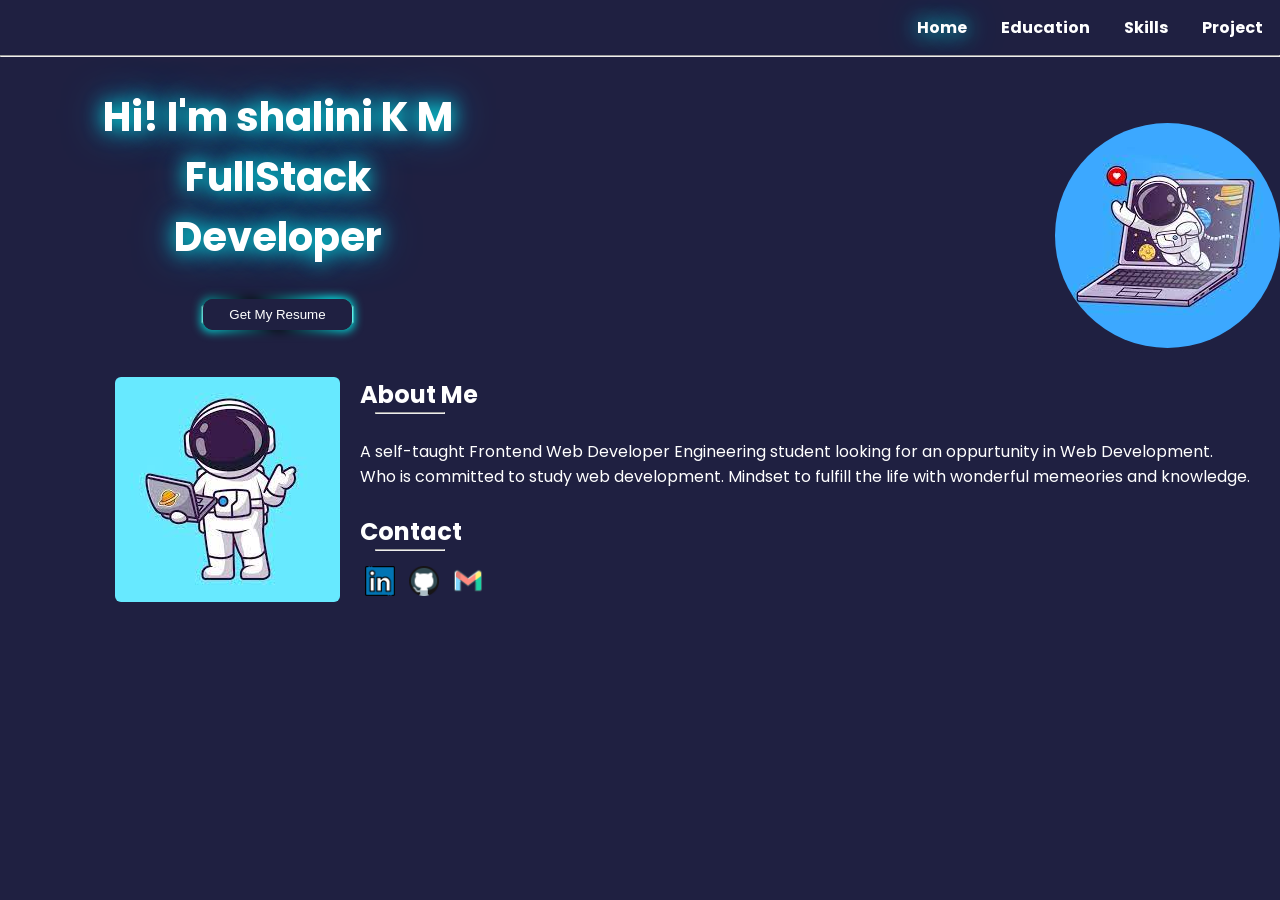
<file: index.html>
<!DOCTYPE html>
<html lang="en">
<head>
    <meta name="viewport" content="width=device-width, initial-scale=1.0">
    <title>PortFolio</title>
    <link rel="stylesheet" href="style.css">
    <link rel="icon" href="portfolio.png">
    <link rel="stylesheet" type="text/css" href="https://fonts.googleapis.com/css?family=Poppins" />
    <title>Home</title>
</head>
<body style="background-color: #1F2041;">
   <ul>
    <strong>
    <li><a href="project.html">Project</a></li>
    <li><a href="newskills.htm">Skills</a></li>
    <li><a href="education.html">Education</a></li>
    <li><a style="text-shadow: 0 0 20px #00fffb,0 0 40px #0081bc;"href="index.html">Home</a></li>
</strong>   </ul>
   <hr style="margin: 0px; width: 100%;">
    <div class="container">
    <div class="text">
    <h1 class="text0">Hi! I'm shalini K M<br>
    FullStack Developer</h1>
    <!-- <a href="resume.pdf" download="resume"><button class="download" >Download Resume</button></a> -->
    <br>
    <button><a class="button-85" style="text-decoration: none;" href="resume-sha.pdf">Get My Resume</a></button>
</div>

    <div class="image">
    <img src="frontimg.jpg" style="border-radius: 50%;">
</div>
</div>
<div class="me">
    <div class="img2">
    <img src="abtme.jpg" style="border-radius: 6px;">
</div>
<div class="text2">
<h2>About Me</h2>
<hr style="width: 70px; margin-left: 15px;">
<br>
<p>A self-taught Frontend Web Developer Engineering student looking for an oppurtunity in Web Development. <br>Who is committed to study web development. Mindset to fulfill the life with wonderful memeories and knowledge.</p>
<br>
<h2>Contact</h2>
<hr style="width: 70px; margin-left: 15px;">
<a href="www.linkedin.com/in/shalini--km"><img src="linkedin.png" height="30px" width="30px" class="con"></a>
<a href="https://github.com/shalini-km"><img src="github.png" height="30px" width="30px" class="con"></a>
<a href="mailto:kmshalini710@gmail.com"><img src="email.png" height="30px" width="30px" class="con"></a>
</div>
</div>
</body>
</html>
</file>
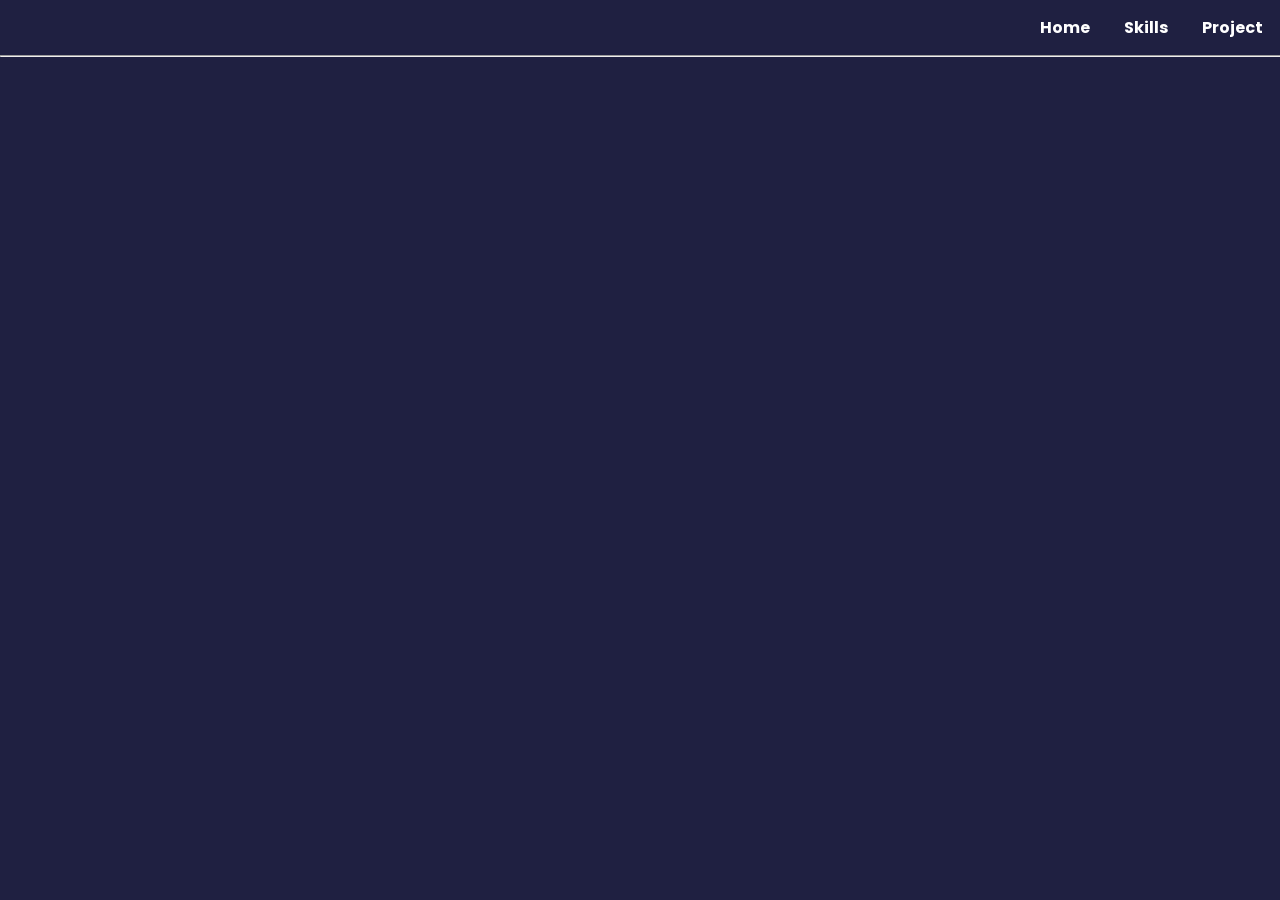
<file: certifications.html>
<!DOCTYPE html>
<html lang="en">
<head>
    <link rel="stylesheet" href="style.css">
    <link rel="icon" href="portfolio.png">
    <link rel="stylesheet" type="text/css" href="https://fonts.googleapis.com/css?family=Poppins" />
    <title>Certifications</title>
</head>
<body style="background-color: #1f2041;">
    <ul>
        <strong>
        <li><a href="project.html">Project</a></li>
        <li><a href="newskills.htm">Skills</a></li>
        <li><a href="index.html">Home</a></li>
    </strong>   </ul>
       <hr style="margin: 0px; width: 1365px;">
</body>
</html>
</file>
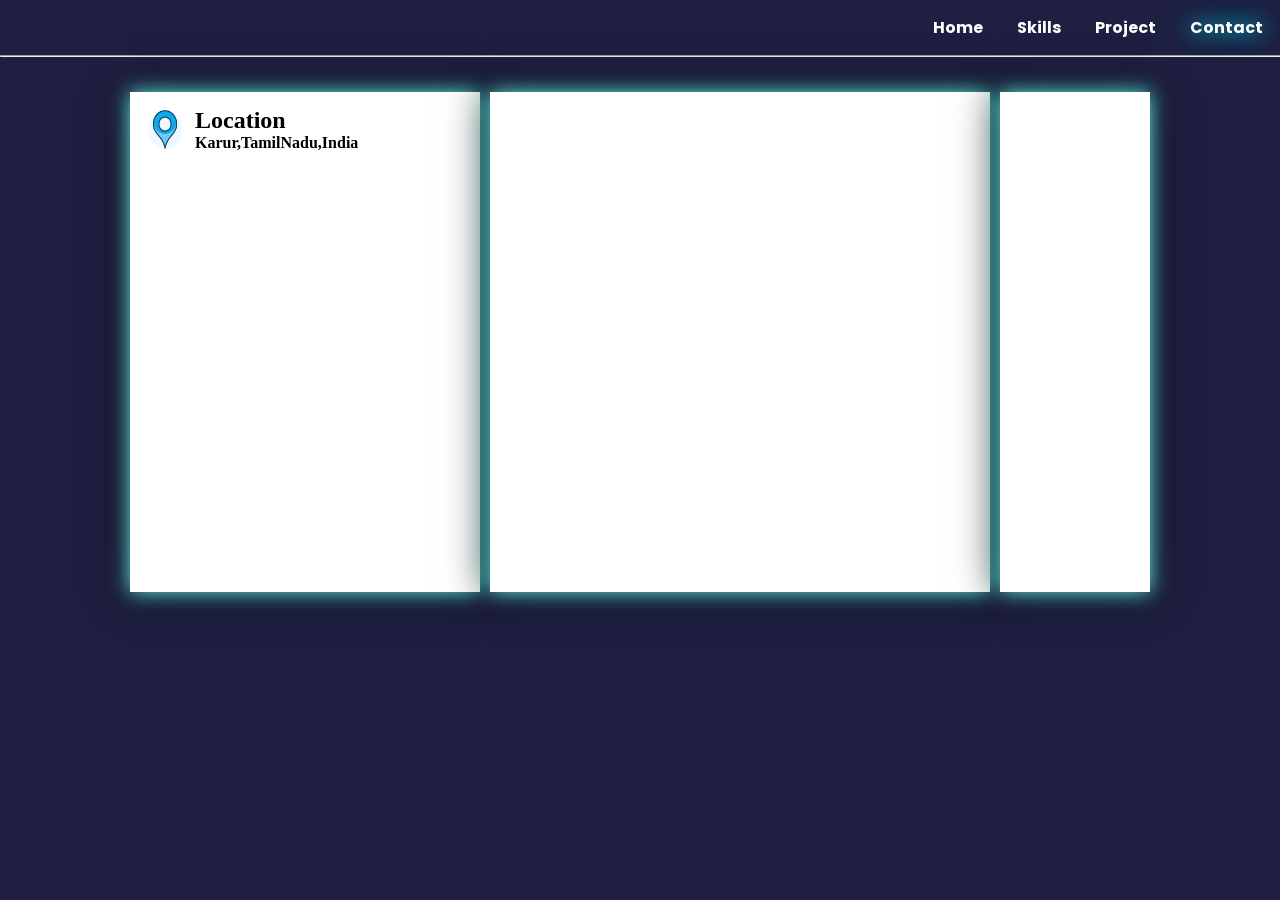
<file: contact.html>
<!DOCTYPE html>
<html lang="en">
<head>
    <link rel="stylesheet" href="style.css">
    <link rel="icon" href="portfolio.png">
    <link rel="stylesheet" type="text/css" href="https://fonts.googleapis.com/css?family=Poppins" />
    <title>Contact</title>
</head>
<body style="background-color: #1f2041;">
    <ul>
        <strong>
        <li><a style="text-shadow: 0 0 20px #00fffb,0 0 40px #0081bc;" href="contact.html">Contact</a></li>
        <li><a href="project.html">Project</a></li>
        <li><a href="newskills.htm">Skills</a></li>
        <li><a href="index.html">Home</a></li>
    </strong>   </ul>
    <hr style="margin: 0px; width: 1365px;">
        <div class="home_whole">
            <div class="contactInfo">
        <div class="loc">
            <div class="loca">
            <img style="float: left;border:white solid;width: 40px;height: 45px; border-radius: 50%; background-color: aliceblue;" width="15px" height="15px" src="location.png"/>
            <div style="margin:0px 0px 0px 50px;">
            <p><h2 >Location</h2>
            <h4 >Karur,TamilNadu,India</h4></p>
            </div>
            </div>
        </div>
        <div class="form"></div>
        <div class="links"></div>
    </div>
</body>
</html>
</file>
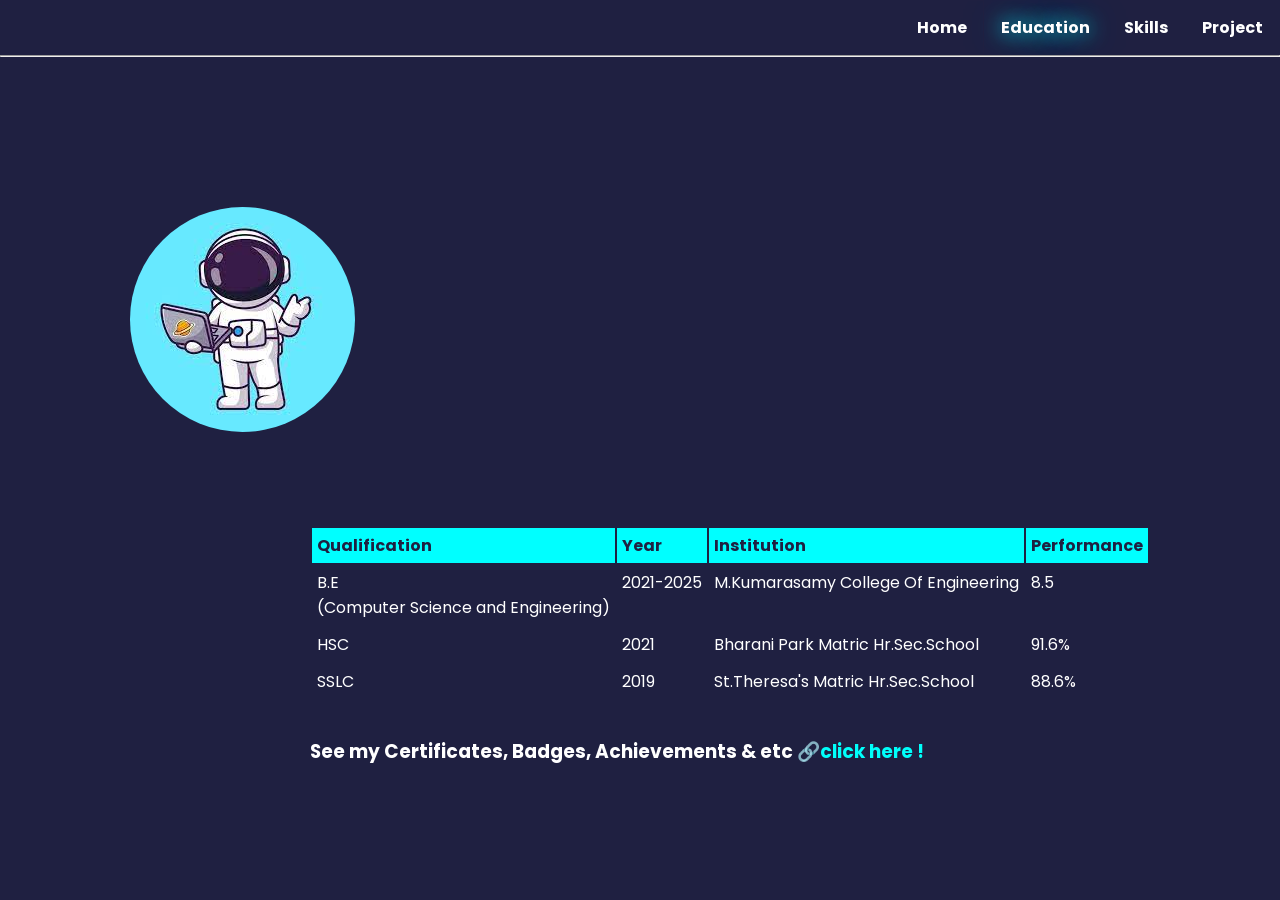
<file: education.html>
<!DOCTYPE html>
<html lang="en">
<head>
    <meta name="viewport" content="width=device-width, initial-scale=1.0">
    <link rel="stylesheet" href="style.css">
    <link rel="icon" href="portfolio.png">
    <link rel="stylesheet" type="text/css" href="https://fonts.googleapis.com/css?family=Poppins" />
    <title>Education</title>
</head>
<body style="background-color: #1f2041;">
    <ul>
        <strong>
        <li><a href="project.html">Project</a></li>
        <li><a href="newskills.htm">Skills</a></li>
        <li><a style="text-shadow: 0 0 20px #00fffb,0 0 40px #0081bc;" href="education.html">Education</a></li>
        <li><a href="index.html">Home</a></li>
    </strong>
       </ul>
       <hr style="margin: 0px;">
       <div class="edu">
        <div class="eduimg">
            <img src="eduimg.jpg" style="border-radius: 50%;">
        </div>
        <div class="table">
    <table>
        <tr>
            <th>Qualification</th>
            <th>Year</th>
            <th>Institution</th>
            <th>Performance</th>
        </tr>
        <tr>
            <td>B.E <br> (Computer Science and Engineering)</td>
            <td>2021-2025</td>
            <td>M.Kumarasamy College Of Engineering</td>
            <td>8.5</td>
        </tr>
        <tr>
            <td>HSC</td>
            <td>2021</td>
            <td>Bharani Park Matric Hr.Sec.School</td>
            <td>91.6%</td>
        </tr>
        <tr>
            <td>SSLC</td>
            <td>2019</td>
            <td>St.Theresa's Matric Hr.Sec.School</td>
            <td>88.6%</td>
        </tr>
    </table>
    <br><br>
    <h3>See my Certificates, Badges, Achievements & etc   <span><a class="achie" href="https://drive.google.com/drive/folders/1stLSBmCvTX8Dxxc343Dk8RWXqQoKJf6F?usp=drive_link">🔗click here !</a></span></h3>
</div>
</div>
</body>
</html>
</file>
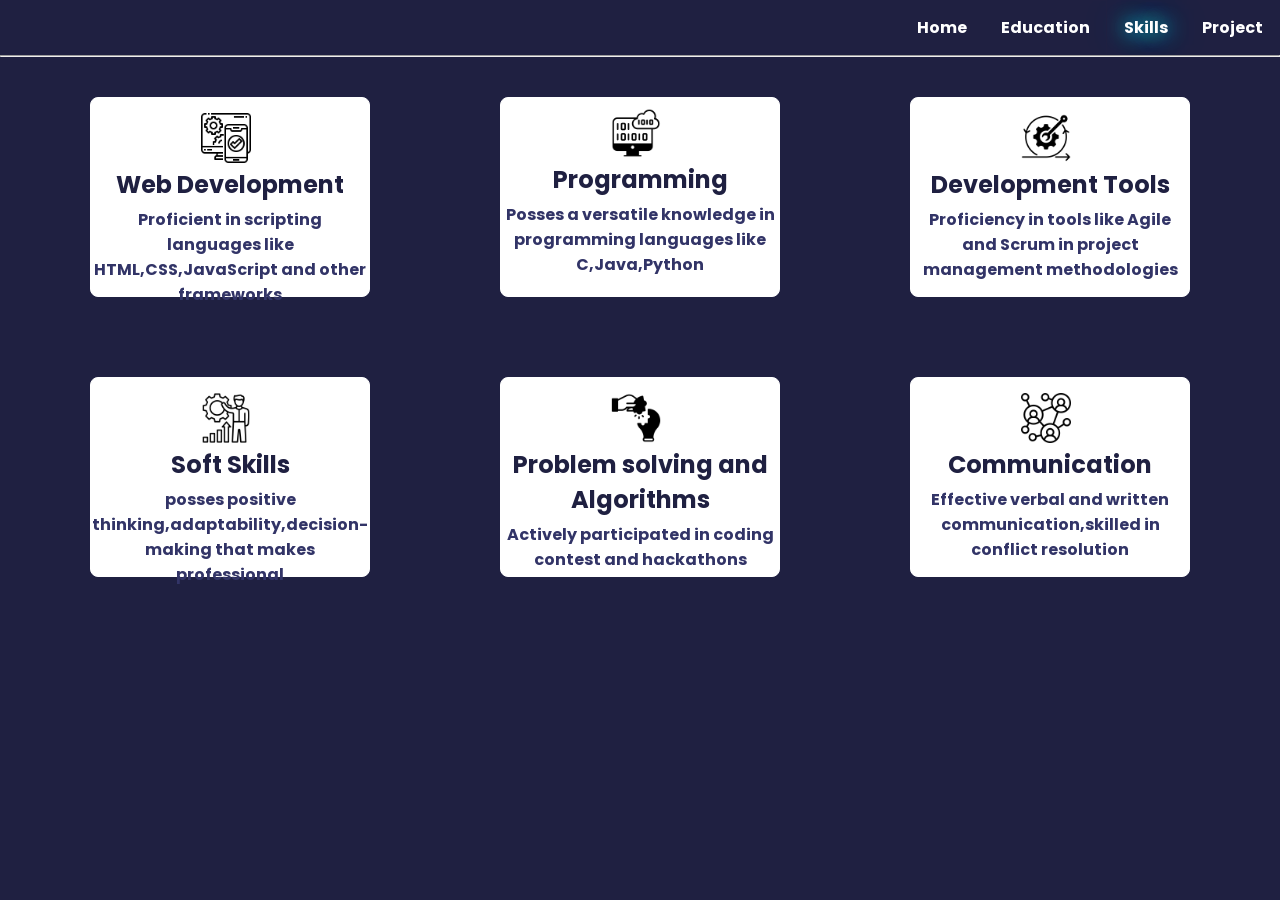
<file: newskills.htm>
<!DOCTYPE html>
<html lang="en">
<head>
    <title>New Skills</title>
    <meta name="viewport" content="width=device-width, initial-scale=1.0">
    <link rel="stylesheet" href="style.css">
    <link rel="stylesheet" type="text/css" href="https://fonts.googleapis.com/css?family=Poppins" />
    <link rel="icon" href="portfolio.png">
</head>
<body style="background-color: #1f2041;">
    <ul>
        <strong>
        <li><a href="project.html">Project</a></li>
        <li><a style="text-shadow: 0 0 20px #00fffb,0 0 40px #0081bc;" href="newskills.htm">Skills</a></li>
        <li><a href="education.html">Education</a></li>
        <li><a href="index.html">Home</a></li>
    </strong>   </ul>
    <hr style="margin: 0px;">
    <div class="cardcontainer">
    <div class="card1">
        <img class="cardimg" src="web_dev.png">
        <h2 class="heading">Web Development</h2>
        <h3 class="description">
            Proficient in scripting languages like HTML,CSS,JavaScript and other frameworks</h3>
    </div>
    <div class="card1">
        <img class="cardimg" src="programming-language.png" height="60px" width="60px" style="margin-top: 10px;">
        <h2 class="heading">Programming</h2>
        <h3 class="description">
            Posses a versatile knowledge in programming languages like C,Java,Python </h3>
    </div>
    <div class="card1">
        <img class="cardimg" src="dev.png">
        <h2 class="heading">Development Tools</h2>
        <h3 class="description">
            Proficiency in tools like Agile and Scrum in project management methodologies</h3>
    </div>
   </div> 
   <div class="cardcontainer">
    <div class="card1">
        <img class="cardimg" src="softskills.png">
         <h2 class="heading">Soft Skills</h2>
        <h3 class="description">
            posses positive thinking,adaptability,decision-making that makes professional</h3>
        </div>
    <div class="card1">
        <img class="cardimg" src="problem-solving.png">
         <h2 class="heading">Problem solving and Algorithms</h2>
        <h3 class="description">Actively participated in coding contest and hackathons</h3></div>
    <div class="card1">
        <img class="cardimg" src="communication.png"> 
         <h2 class="heading">Communication</h2>
        <h3 class="description"> Effective verbal and written communication,skilled in conflict resolution</h3></div>
   </div> 
</div>
</body>
</html>
</file>
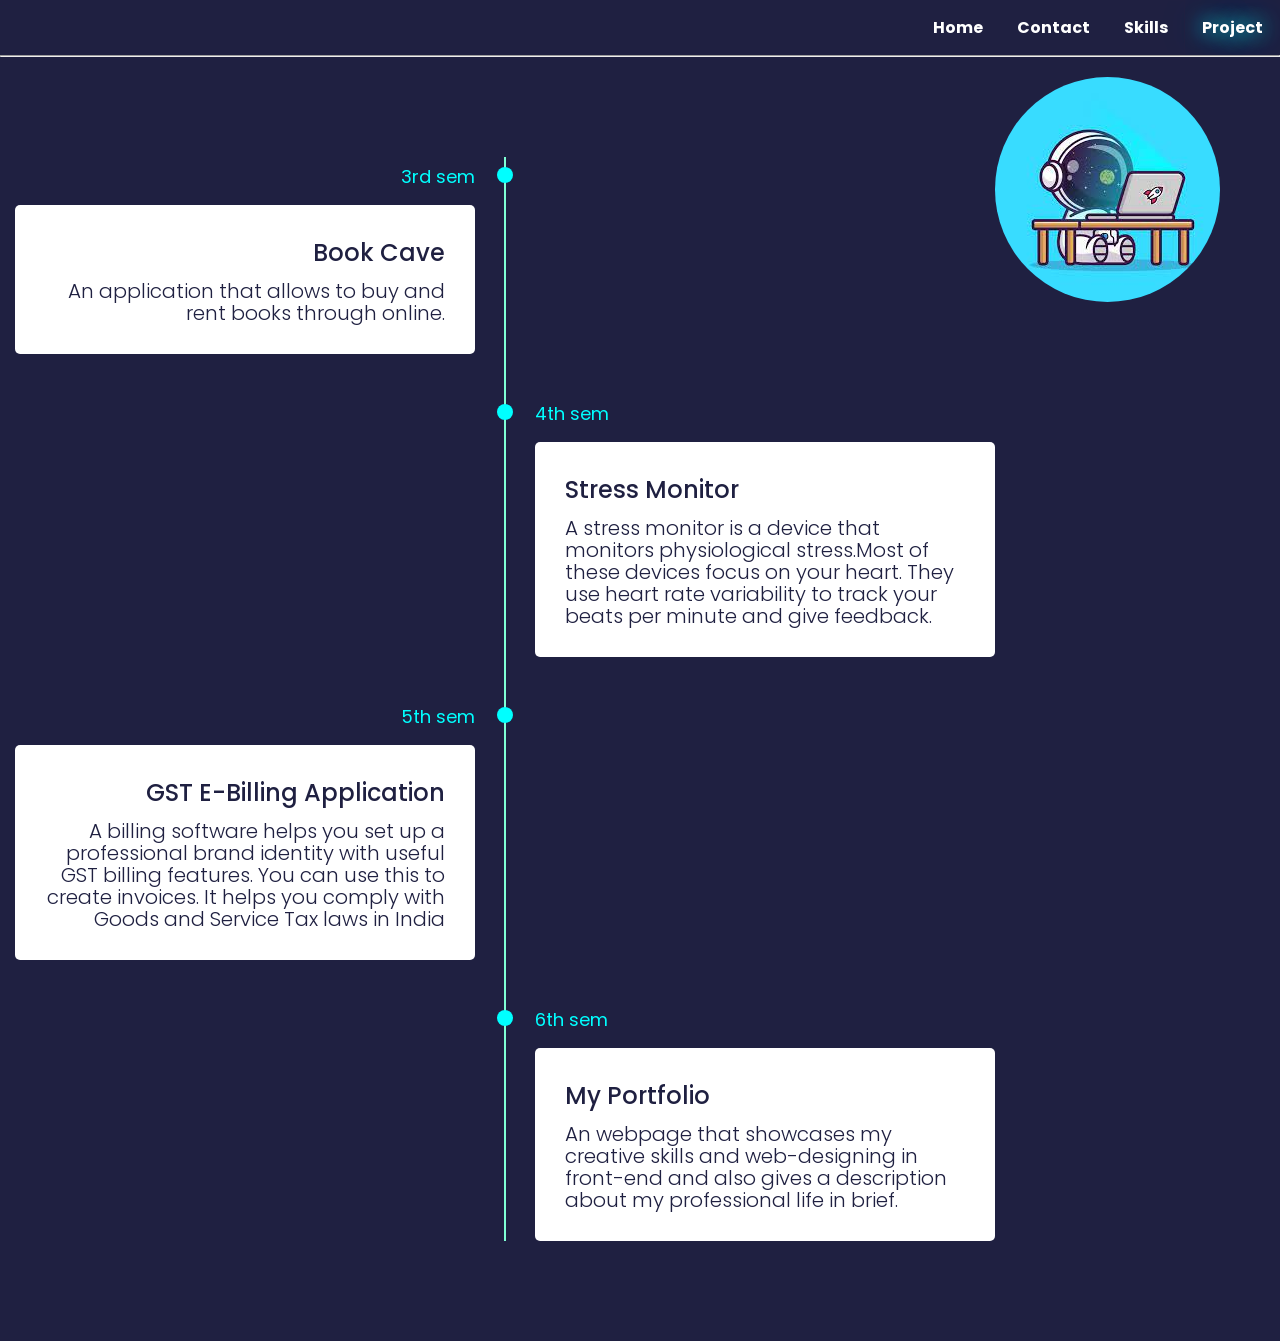
<file: project.html>
<!DOCTYPE html>
<html lang="en">
<head>
  <title>Project</title>
  <meta name="viewport" content="width=device-width, initial-scale=1">
  <link rel="stylesheet" type="text/css" href="timelinestyle.css">
  <link rel="stylesheet" href="style.css">
  <link rel="icon" href="portfolio.png">
  <link rel="stylesheet" type="text/css" href="https://fonts.googleapis.com/css?family=Poppins" />
</head>
<body style="background-color: #1f2041;">
    <ul>
        <strong>
        <li><a style="text-shadow: 0 0 20px #00fffb,0 0 40px #0081bc;" href="project.html">Project</a></li>
        <li><a href="newskills.htm">Skills</a></li>
		<li><a href="contact.html">Contact</a></li>
        <li><a href="index.html">Home</a></li>
    </strong>
       </ul>
       <hr style="margin: 0px;">
       <div class="proimg">
        <img src="pro.jpg" style="border-radius: 50%;">
       </div>
<section class="timeline-section">
	<div class="timeline-items">
		<div class="timeline-item">
			<div class="timeline-dot"></div>
			<div class="timeline-date">3rd sem</div>
			<div class="timeline-content">
				<h3>Book Cave</h3>
				<p>An application that allows to buy and rent books through online. </p>
			</div>
		</div>
		<div class="timeline-item">
			<div class="timeline-dot"></div>
			<div class="timeline-date">4th sem</div>
			<div class="timeline-content">
				<h3>Stress Monitor</h3>
				<p>A stress monitor is a device that monitors physiological stress.Most of these devices focus on your heart. They use heart rate variability to track your beats per minute and give feedback. </p>
			</div>
		</div>
		<div class="timeline-item">
			<div class="timeline-dot"></div>
			<div class="timeline-date">5th sem</div>
			<div class="timeline-content">
				<h3>GST E-billing Application</h3>
				<p>A billing software helps you set up a professional brand identity with useful GST billing features. You can use this to create invoices. It helps you comply with Goods and Service Tax laws in India</p>
			</div>
		</div>
		<div class="timeline-item">
			<div class="timeline-dot"></div>
			<div class="timeline-date">6th sem</div>
			<div class="timeline-content">
				<h3>My Portfolio</h3>
				<p>An webpage that showcases my creative skills and web-designing in front-end and also gives a description about my professional life in brief.</p>
			</div>
		</div>
	</div>
</section>
</body>
</html>
</file>
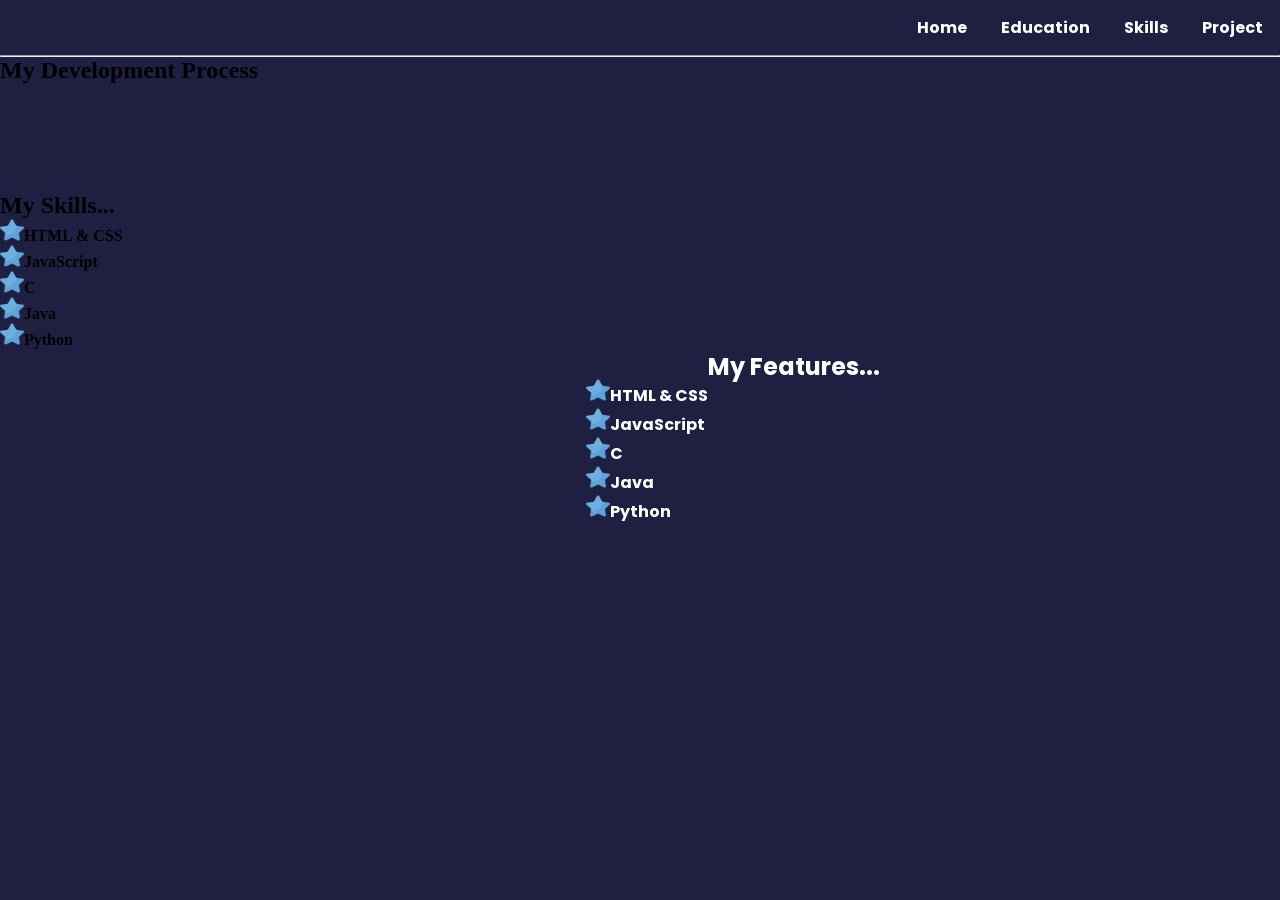
<file: skills.html>
<!DOCTYPE html>
<html lang="en">
<head>
    <title>Skills</title>
    <link rel="stylesheet" href="style.css">
    <link rel="icon" href="portfolio.png">
    <link rel="stylesheet" type="text/css" href="https://fonts.googleapis.com/css?family=Poppins" />
</head>
<body style="background-color: #1f2041;">
    <ul>
        <strong>
        <li><a href="project.html">Project</a></li>
        <li><a  href="skills.html">Skills</a></li>
        <li><a href="education.html">Education</a></li>
        <li><a href="index.html">Home</a></li>
    </strong>
       </ul>
       <hr style="margin: 0px;">
       <h2 class="head">My Development Process</h2>
       <div class="allrounds">
        <div class="round" style="color: #1f2041;"><h2 class="roundtext">Concept</h2></div>
        <div class="round" style="color: #1f2041;"><h2 class="roundtext">Design</h2></div>
        <div class="round" style="color: #1f2041;"><h2 class="roundtext">Coding</h2></div>
        <div class="round" style="color: #1f2041;"><h2 class="roundtext">Launch</h2></div>
    </div>
    <div class="skifea">
        <div class="ski">
    <h2>My Skills...</h2>
</div>
<div>
<div class="skills">
    <h4><img class="star" src="star.png" height="22px" width="24px">HTML & CSS</h4>
    <h4><img class="star" src="star.png" height="22px" width="24px">JavaScript</h4>
    <h4><img class="star" src="star.png" height="22px" width="24px">C</h4>
    <h4><img class="star" src="star.png" height="22px" width="24px">Java</h4>
    <h4><img class="star" src="star.png" height="22px" width="24px">Python</h4>
</div>
<div class="fea">
    <h2>My Features...</h2>
</div>
<div class="feature">
    <h4><img class="star" src="star.png" height="22px" width="24px">HTML & CSS</h4>
    <h4><img class="star" src="star.png" height="22px" width="24px">JavaScript</h4>
    <h4><img class="star" src="star.png" height="22px" width="24px">C</h4>
    <h4><img class="star" src="star.png" height="22px" width="24px">Java</h4>
    <h4><img class="star" src="star.png" height="22px" width="24px">Python</h4>
</div>
</div>
    </body>
</html>
</file>
<file: style.css>
*{
    margin: 0;
    padding: 0;
    box-sizing: border-box;
}

.container{
    display: flex;
    align-items: center;
    justify-content: center;
    padding-top: 5px;
}
.image{
    float: right;
    margin-top: 35px;
}
.text{
    float: right;
    text-align: center;
    margin: 50px;
    margin-top: 25px;
    margin-right: 600px;
    margin-left: 100px;
    color: white;
    font-family: 'Poppins', sans-serif;
    font-size: 20px

}
.me{
    margin-left: 100px;
}
.img2{
    /* float: left; */
    margin-left: 15px;
    display: inline;
}
.text2{
    float: right;
/* padding-bottom: 50px; */
    color: white;
    padding-right: 30px;
    font-size: medium;
    font-family:'Poppins', sans-serif;
}
.contact{
    padding-top: 5px;
    margin: 10px;
}
ul{
    list-style-type: none;
    margin: 0;
    padding: 0;
    overflow: hidden;
    
}
li{
    float: right;
    border: 1px solid #1f2041;
}
li a{
    display: block;
    color: white;
    text-align: center;
    padding: 14px 16px;
    text-decoration: none;
    font-family: 'Poppins', sans-serif;
}
li a:hover{
    text-shadow: 0 0 20px #00fffb,0 0 40px #0081bc;
    color:aqua;;
}
.achie{
    text-decoration: none;
    color: #00fffb;
}

/* CSS */
.button-85 {
  padding: 0.6em 2em;
  border: none;
  outline: none;
  color: rgb(255, 255, 255);
  background: #1f2041;
  cursor: pointer;
  position: relative;
  z-index: 0;
  border-radius: 10px;
  user-select: none;
  -webkit-user-select: none;
  touch-action: manipulation;
}

.button-85:before {
  content: "";
  background: linear-gradient(
    45deg,
    #00fffb,
    #080911,
    #00fffb,
    #111122,
    #00fffb,
    #191a34,
    #00fffb,
    #212245,
    aqua
  );
  position: absolute;
  top: -2px;
  left: -2px;
  background-size: 400%;
  z-index: -1;
  filter: blur(5px);
  -webkit-filter: blur(5px);
  width: calc(100% + 4px);
  height: calc(100% + 4px);
  animation: glowing-button-85 20s linear infinite;
  transition: opacity 0.3s ease-in-out;
  border-radius: 10px;
}

@keyframes glowing-button-85 {
  0% {
    background-position: 0 0;
  }
  50% {
    background-position: 400% 0;
  }
  100% {
    background-position: 0 0;
  }
}

.button-85:after {
  z-index: -1;
  content: "";
  position: absolute;
  width: 100%;
  height: 100%;
  background: #222;
  left: 0;
  top: 0;
  border-radius: 10px;
}
.text0{
    text-shadow: 0 0 20px #00fffb,0 0 40px #0081bc;
}
.viewa{
    text-decoration: none;
    color:deepskyblue;
}
button:hover{
    background-color: white;
    color: #1f2041;
}
.edu{
    margin-top: 100px;
    margin-left: 130px;
    margin-right: 130px;
}
.eduheading{
    font-family: 'Poppins', sans-serif;
    color: white;
}
.eduimg{
    margin-top: 50px;
    float: left;
    /* margin-top: 140px; */
}
h3{
    font-family: 'Poppins', sans-serif;
}
.con{
    margin-top: 15px;
    margin-left: 5px;
    margin-right: 5px;
}
.table{
    margin-top: 50px;
    float: right;
    color: white;
    padding-top: 40px;
    overflow: hidden;
    th,td{
        padding:.25em .5em;
        padding: 5px;
        text-align: left;
        vertical-align: top;
        font-family: 'Poppins', sans-serif;
    }
    th{
        background-color:aqua;
        color: #1f2041;
    }
    td{
        background-color: #1f2041;
        color: white;
    }
}
/* .allrounds{
    display: flex;
    justify-content: space-around;
}
.round{
    height: 200px;
    width: 200px;
    background-color:white;
    border-radius: 100px;
    border: 2px solid white;
    text-align: center;
}
.head{
    text-align: center;
    color: white;
    margin: 10px;
    font-family: 'Poppins', sans-serif;
}
.roundtext{
    padding-top: 75px;
    font-family:'Poppins', sans-serif;
} */
/* .ski{
    color: white;
    padding-left: 150px;
    font-family: 'Poppins', sans-serif;
    float: left;
}
.skills{
    color: white;
    font-family:'Poppins', sans-serif;
    /* padding-left: 270px; */
    /* padding-top:40px;
    float: left;
} */
/* .star{
    padding-right: 10px;
} */
.fea{
    font-family: 'Poppins', sans-serif;
    color: white;
    float: right;
    padding-right: 400px;
}
.feature{
    color: white;
    font-family:'Poppins', sans-serif;
    padding-top: 30px;
    /* padding-left: 100px; */
    float: right;
}
.round:hover{
    background-color: aqua;
    border:2px solid aqua;
}
/* newskills page */
.cardcontainer{
    display: flex;
    justify-content: flex-start;
    justify-content: space-evenly;
}
.card1:hover{
    box-shadow: 0 0 20px #00fffb,0 0 40px #0081bc;
    transform: scale(1.05);
    transition: all 0.3s ease-in-out;
}
.card1{
    background-color: #fff;
    border: 1px solid #fff;
    border-radius: 8px;
    height: 200px;
    width: 280px;
    margin: 40px;
}
.heading{
    font-size: 1.5rem;
    /* margin-top: 2px; */
    text-align: center;
    font-family:'Poppins', sans-serif;
    color:#1f2041;
}
.description{
    margin-top: 5px;
    font-size: 1rem;
    color: black;
    text-align: center;
    font-family:'Poppins', sans-serif;
    color:#323467;
}
.cardimg{
    margin-left: 110px;
    margin-top: 15px;
    height: 50px;
    width: 50px;
}
/* contact_page */

.contactInfo{
   display: flex;
   justify-content: space-between; 
    margin: 35px 130px;
}
.loc{
    border: 2px solid white;
    background-color: white;
    width: 350px;
    /* margin-top: 30px; */
    height: 500px;
    box-shadow: 0 0 20px #69fdf8,0 0 40px ;
    
}
.form{
    border: 2px solid white;
    background-color: white;
    width: 500px;
    /* margin-top: 30px; */
    height: 500px;
    box-shadow: 0 0 20px #69fdf8,0 0 40px ;
}
.links{
    border: 2px solid white;
    background-color: white;
    width: 150px;
    /* margin-top: 30px; */
    height: 500px;
    box-shadow: 0 0 20px #69fdf8,0 0 40px ;
}
.loca{
    border: white solid;
    margin: 10px;
    font-family: 'poppins' sans-serif;
}
.loca:hover {
}
</file>
<file: timelinestyle.css>
*{
	margin:0;
	padding:0;
	box-sizing: border-box;
}
.timeline-section{
	background-color: #1f2041;
	min-height: 100vh;
	padding: 100px 15px;
}
.timeline-items{
	max-width: 1000px;
	margin:auto;
	display: flex;
	flex-wrap: wrap;
	position: relative;
}
.timeline-items::before{
	content: '';
	position: absolute;
	width: 2px;
	height: 100%;
	background-color: aquamarine;
	left: calc(50% - 1px);
}
.timeline-item{
	margin-bottom: 40px;
	width: 100%;
	position: relative;
}
.timeline-content:hover{
	box-shadow: 0 0 20px #00fffb,0 0 40px #0081bc;
    transform: scale(1.05);
    transition: all 0.3s ease-in-out;
}
.timeline-item:last-child{
	margin-bottom: 0;
}
.timeline-item:nth-child(odd){
    padding-right: calc(50% + 30px);
	text-align: right;
}
.timeline-item:nth-child(even){
    padding-left: calc(50% + 30px);
}
.timeline-dot{
	height: 16px;
	width: 16px;
	background-color: aqua;
	position: absolute;
	left: calc(50% - 8px);
	border-radius: 50%;
	top:10px;
}
.timeline-date{
	font-size: 18px;
	color: aqua;
	margin:6px 0 15px;
    font-family: 'Poppins', sans-serif;
}
.timeline-content{
    background-color: white;
	padding: 30px;
	border-radius: 5px;
}
.timeline-content h3{
    font-size: 24px;
	color: #1f2041;
	margin:0 0 10px;
	text-transform: capitalize;
	font-weight: 500;
    font-family: 'Poppins', sans-serif;
}
.timeline-content p{
    color: #1f2041;
	font-size: 20px;
	font-weight: 300;
	line-height: 22px;
    font-family: 'Poppins', sans-serif;
}
.pro{
    text-align: center;
    color: white;
    padding-top: 25px;
    font-family: 'Poppins', sans-serif;
}
.proimg{
    float: right;
    padding-right: 60px;
	padding-top: 20px;
}

/* responsive */
@media(max-width: 767px){
	.timeline-items::before{
		left: 7px;
	}
	.timeline-item:nth-child(odd){
		padding-right: 0;
		text-align: left;
	}
	.timeline-item:nth-child(odd),
	.timeline-item:nth-child(even){
		padding-left: 37px;
	}
	.timeline-dot{
		left:0;
	}
}
</file>
